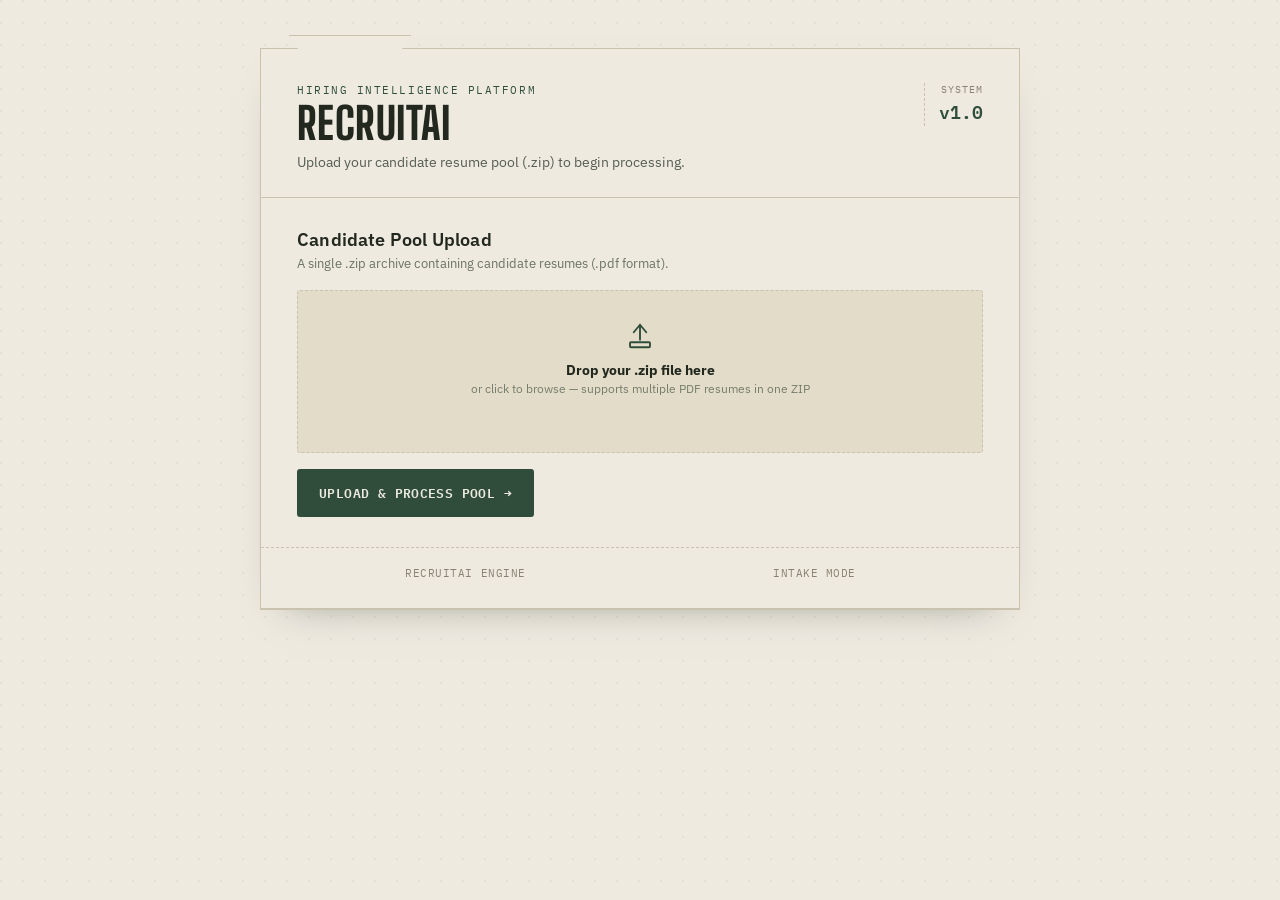
<file: templates/index.html>
<!DOCTYPE html>
<html lang="en">
<head>
<meta charset="UTF-8">
<meta name="viewport" content="width=device-width, initial-scale=1.0">
<title>RecruitAI — Candidate Pool Intake</title>
<link rel="preconnect" href="https://fonts.googleapis.com">
<link rel="preconnect" href="https://fonts.gstatic.com" crossorigin>
<link href="https://fonts.googleapis.com/css2?family=Big+Shoulders+Display:wght@600;800&family=IBM+Plex+Mono:wght@400;500;600&family=IBM+Plex+Sans:wght@400;500;600&display=swap" rel="stylesheet">
<link rel="stylesheet" href="/static/style.css">
</head>
<body>

<main class="folder">

  <header class="folder__header">
    <div class="folder__heading">
      <p class="eyebrow">Hiring Intelligence Platform</p>
      <h1>RecruitAI</h1>
      <p class="folder__sub">Upload your candidate resume pool (.zip) to begin processing.</p>
    </div>

    <div class="case-tab">
      <span class="case-tab__label">System</span>
      <span class="case-tab__value">v1.0</span>
    </div>
  </header>

  <section class="exhibit" aria-labelledby="exhibitA">
    <div class="exhibit__head">
      <div>
        <h2 id="exhibitA">Candidate Pool Upload</h2>
        <p class="exhibit__hint">A single .zip archive containing candidate resumes (.pdf format).</p>
      </div>
    </div>

    <form action="/upload-zip" method="post" enctype="multipart/form-data" class="dropform" id="upload-form">
      <label for="zip_file" class="dropzone" id="dropzone">
        <svg class="dropzone__icon" viewBox="0 0 48 48" aria-hidden="true">
          <path d="M24 6 L24 30 M14 18 L24 6 L34 18" fill="none" stroke="currentColor" stroke-width="3" stroke-linecap="round" stroke-linejoin="round"/>
          <rect x="8" y="34" width="32" height="8" rx="1.5" fill="none" stroke="currentColor" stroke-width="3"/>
        </svg>
        <span class="dropzone__text">
          <strong>Drop your .zip file here</strong>
          <span>or click to browse — supports multiple PDF resumes in one ZIP</span>
        </span>
        <span class="dropzone__filename" id="filename"></span>
      </label>
      <input
        type="file"
        name="zip_file"
        id="zip_file"
        accept=".zip"
        required
        class="visually-hidden-input"
      >
      <button type="submit" class="btn btn--pine" id="submit-btn">Upload &amp; Process Pool &rarr;</button>
    </form>
  </section>

  <!-- Submit Overlay -->
  <div class="submit-overlay" id="loading-overlay" style="display: none;">
    <div class="spinner"></div>
    <span>Extracting Resumes &amp; Building AI Index...</span>
  </div>

  <footer class="folder__footer">
    <span>RecruitAI Engine</span>
    <span>Intake Mode</span>
  </footer>

</main>

<script>
  const input = document.getElementById('zip_file');
  const filenameEl = document.getElementById('filename');
  const dropzone = document.getElementById('dropzone');
  const uploadForm = document.getElementById('upload-form');
  const loadingOverlay = document.getElementById('loading-overlay');

  input.addEventListener('change', () => {
    if (input.files && input.files.length > 0) {
      filenameEl.textContent = input.files[0].name;
      dropzone.classList.add('dropzone--filled');
    }
  });

  ['dragenter', 'dragover'].forEach(evt =>
    dropzone.addEventListener(evt, (e) => {
      e.preventDefault();
      dropzone.classList.add('dropzone--drag');
    })
  );

  ['dragleave', 'drop'].forEach(evt =>
    dropzone.addEventListener(evt, (e) => {
      e.preventDefault();
      dropzone.classList.remove('dropzone--drag');
    })
  );

  dropzone.addEventListener('drop', (e) => {
    if (e.dataTransfer.files && e.dataTransfer.files.length > 0) {
      input.files = e.dataTransfer.files;
      filenameEl.textContent = e.dataTransfer.files[0].name;
      dropzone.classList.add('dropzone--filled');
    }
  });

  uploadForm.addEventListener('submit', () => {
    loadingOverlay.style.display = 'flex';
  });
</script>

</body>
</html>
</file>
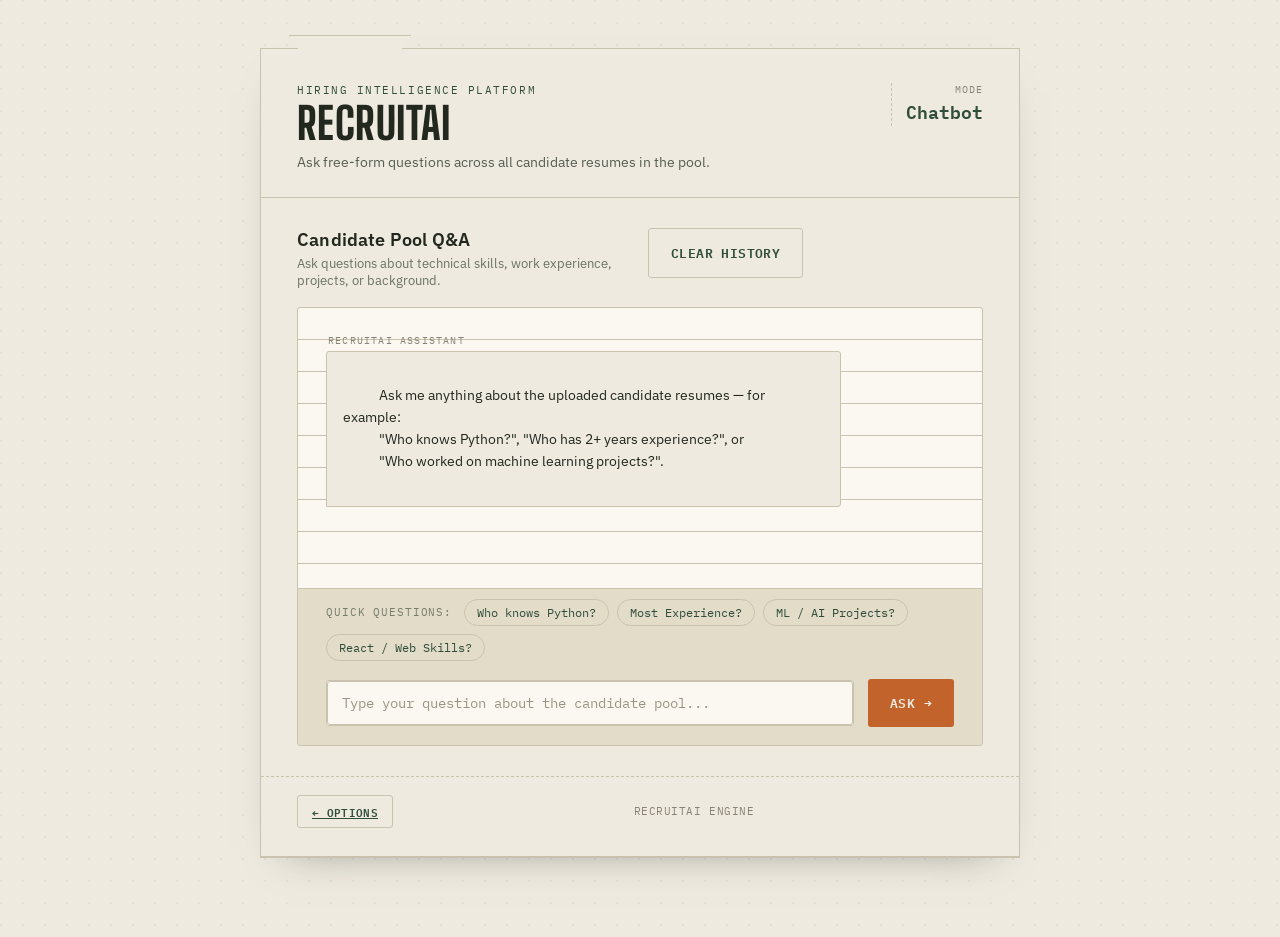
<file: templates/chat.html>
<!DOCTYPE html>
<html lang="en">
<head>
<meta charset="UTF-8">
<meta name="viewport" content="width=device-width, initial-scale=1.0">
<title>RecruitAI — Candidate Chatbot</title>
<link rel="preconnect" href="https://fonts.googleapis.com">
<link rel="preconnect" href="https://fonts.gstatic.com" crossorigin>
<link href="https://fonts.googleapis.com/css2?family=Big+Shoulders+Display:wght@600;800&family=IBM+Plex+Mono:wght@400;500;600&family=IBM+Plex+Sans:wght@400;500;600&display=swap" rel="stylesheet">
<link rel="stylesheet" href="/static/style.css">
<link rel="stylesheet" href="/static/chat.css">
</head>
<body>

<main class="folder folder--chat">

  <header class="folder__header">
    <div class="folder__heading">
      <p class="eyebrow">Hiring Intelligence Platform</p>
      <h1>RecruitAI</h1>
      <p class="folder__sub">Ask free-form questions across all candidate resumes in the pool.</p>
    </div>

    <div class="case-tab">
      <span class="case-tab__label">Mode</span>
      <span class="case-tab__value">Chatbot</span>
    </div>
  </header>

  <section class="exhibit exhibit--chat" aria-labelledby="exhibitC">
    <div class="exhibit__head">
      <div>
        <h2 id="exhibitC">Candidate Pool Q&amp;A</h2>
        <p class="exhibit__hint">Ask questions about technical skills, work experience, projects, or background.</p>
      </div>
      <div style="display: flex; gap: 8px;">
        <button type="button" id="reset-btn" class="btn btn--ghost">Clear History</button>
      </div>
    </div>

    <div class="interview-room">
      <div class="transcript" id="chat-window">
        <div class="entry entry--bot">
          <span class="entry__tag">RECRUITAI ASSISTANT</span>
          <div class="entry__bubble">
            Ask me anything about the uploaded candidate resumes — for example:
            "Who knows Python?", "Who has 2+ years experience?", or
            "Who worked on machine learning projects?".
          </div>
        </div>
      </div>

      <!-- Quick Suggestion Chips without Emojis -->
      <div class="chat-suggestions">
        <span class="chat-suggestions__label">Quick Questions:</span>
        <span class="chip chat-chip" data-q="Who knows Python?">Who knows Python?</span>
        <span class="chip chat-chip" data-q="Which candidate has the most experience?">Most Experience?</span>
        <span class="chip chat-chip" data-q="Who worked on Machine Learning or AI projects?">ML / AI Projects?</span>
        <span class="chip chat-chip" data-q="Who has React or Web development skills?">React / Web Skills?</span>
      </div>

      <form id="chat-form" class="interrogate-form">
        <div class="notepad notepad--chat">
          <input
            type="text"
            id="question-input"
            name="question"
            placeholder="Type your question about the candidate pool..."
            autocomplete="off"
            required
          />
        </div>
        <button type="submit" class="btn btn--rust" id="send-btn">Ask &rarr;</button>
      </form>
    </div>
  </section>

  <footer class="folder__footer">
    <a href="/upload-zip" class="btn btn--outline" style="padding: 6px 14px; font-size: 11px;">&larr; Options</a>
    <span>RecruitAI Engine</span>
  </footer>

</main>

<script src="/static/chat.js"></script>
</body>
</html>
</file>
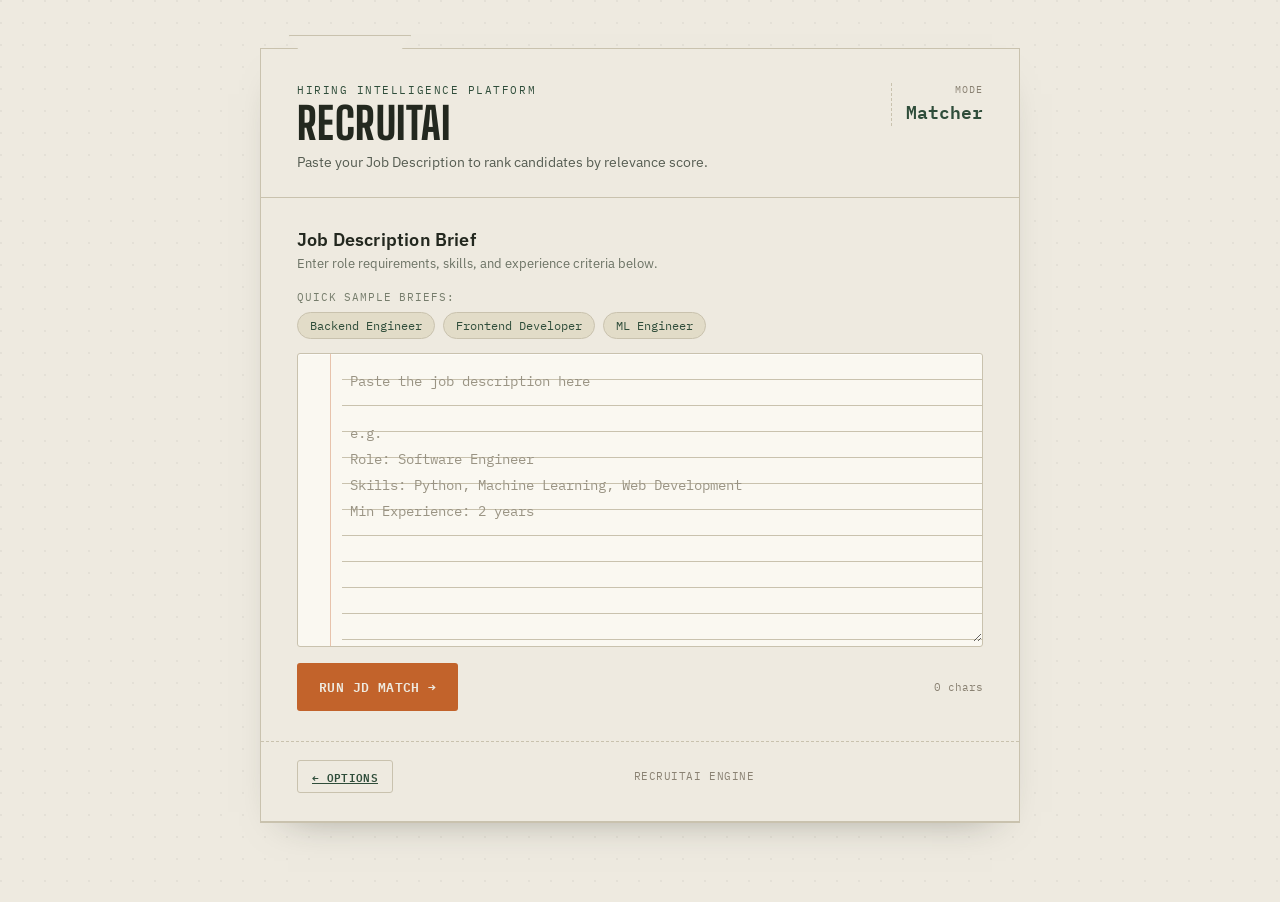
<file: templates/jd_match.html>
<!DOCTYPE html>
<html lang="en">
<head>
<meta charset="UTF-8">
<meta name="viewport" content="width=device-width, initial-scale=1.0">
<title>RecruitAI — JD Match</title>
<link rel="preconnect" href="https://fonts.googleapis.com">
<link rel="preconnect" href="https://fonts.gstatic.com" crossorigin>
<link href="https://fonts.googleapis.com/css2?family=Big+Shoulders+Display:wght@600;800&family=IBM+Plex+Mono:wght@400;500;600&family=IBM+Plex+Sans:wght@400;500;600&display=swap" rel="stylesheet">
<link rel="stylesheet" href="/static/style.css">
</head>
<body>

<main class="folder">

  <header class="folder__header">
    <div class="folder__heading">
      <p class="eyebrow">Hiring Intelligence Platform</p>
      <h1>RecruitAI</h1>
      <p class="folder__sub">Paste your Job Description to rank candidates by relevance score.</p>
    </div>

    <div class="case-tab">
      <span class="case-tab__label">Mode</span>
      <span class="case-tab__value">Matcher</span>
    </div>
  </header>

  <section class="exhibit" aria-labelledby="exhibitB">
    <div class="exhibit__head">
      <div>
        <h2 id="exhibitB">Job Description Brief</h2>
        <p class="exhibit__hint">Enter role requirements, skills, and experience criteria below.</p>
      </div>
    </div>

    <!-- Quick Sample Prompt Chips without Emojis -->
    <span class="chips-label">Quick Sample Briefs:</span>
    <div class="chip-group">
      <span class="chip" data-jd="Role: Backend Engineer&#10;Must-haves: Python, FastAPI, REST API, PostgreSQL&#10;Experience: 2+ years in web services, Docker, AWS">Backend Engineer</span>
      <span class="chip" data-jd="Role: Frontend Developer&#10;Must-haves: React, TypeScript, HTML/CSS, UI/UX&#10;Experience: Responsive web app design, Redux/State Management">Frontend Developer</span>
      <span class="chip" data-jd="Role: Data Scientist / ML Engineer&#10;Must-haves: Python, Machine Learning, TensorFlow/PyTorch, NLP&#10;Experience: Model evaluation, Pandas, Computer Vision">ML Engineer</span>
    </div>

    <form action="/match-ui" method="post" class="matchform" id="jd-form">
      <div class="notepad">
        <textarea
          name="jd"
          id="jd"
          rows="10"
          placeholder="Paste the job description here&#10;&#10;e.g.&#10;Role: Software Engineer&#10;Skills: Python, Machine Learning, Web Development&#10;Min Experience: 2 years"
          required
        ></textarea>
      </div>
      <div style="display: flex; justify-content: space-between; align-items: center; gap: 12px; flex-wrap: wrap;">
        <button type="submit" class="btn btn--rust">Run JD Match &rarr;</button>
        <span id="char-count" style="font-family: 'IBM Plex Mono', monospace; font-size: 11px; color: #8a8273;">0 chars</span>
      </div>
    </form>
  </section>

  <!-- Submit Overlay -->
  <div class="submit-overlay" id="loading-overlay" style="display: none;">
    <div class="spinner"></div>
    <span>Scoring Candidates against Job Description...</span>
  </div>

  <footer class="folder__footer">
    <a href="/upload-zip" class="btn btn--outline" style="padding: 6px 14px; font-size: 11px;">&larr; Options</a>
    <span>RecruitAI Engine</span>
  </footer>

</main>

<script>
  const jdTextarea = document.getElementById('jd');
  const charCount = document.getElementById('char-count');
  const chips = document.querySelectorAll('.chip');
  const jdForm = document.getElementById('jd-form');
  const loadingOverlay = document.getElementById('loading-overlay');

  jdTextarea.addEventListener('input', () => {
    charCount.textContent = `${jdTextarea.value.length} chars`;
  });

  chips.forEach(chip => {
    chip.addEventListener('click', () => {
      jdTextarea.value = chip.getAttribute('data-jd');
      charCount.textContent = `${jdTextarea.value.length} chars`;
      jdTextarea.focus();
    });
  });

  jdForm.addEventListener('submit', () => {
    loadingOverlay.style.display = 'flex';
  });
</script>

</body>
</html>
</file>
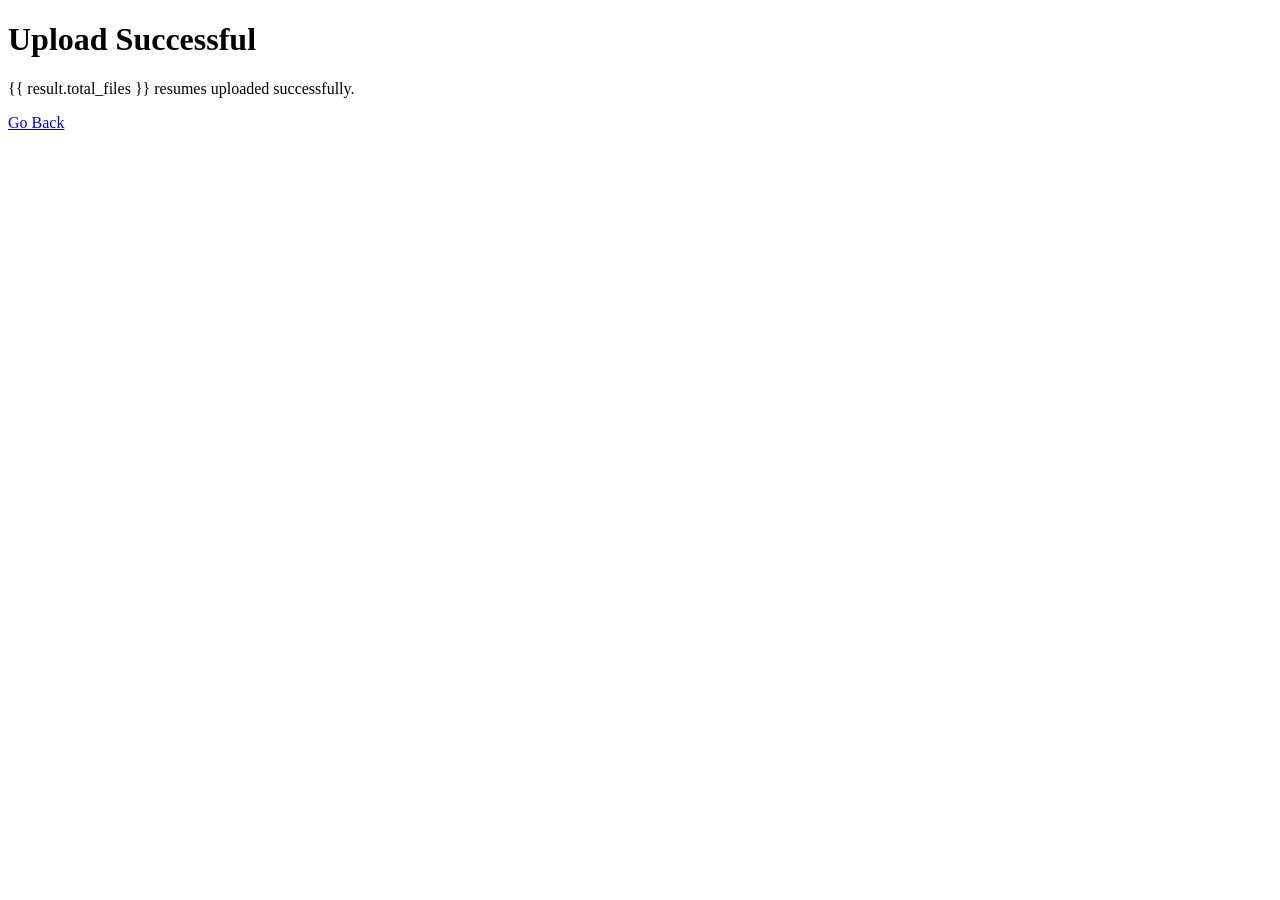
<file: templates/upload_success.html>
<!DOCTYPE html>
<html>
<head>
    <title>Upload Successful</title>
</head>
<body>

<h1>Upload Successful</h1>

<p>
{{ result.total_files }} resumes uploaded successfully.
</p>

<a href="/">
Go Back
</a>

</body>
</html>
</file>
<file: static/style.css>
/* ============================================================
   AI Resume Matcher — "Case File" system
   Palette:
     --paper       #EEEAE0  base stock
     --paper-dark  #E2DCC8  inset / card stock
     --ink         #23281F  primary text, near-black green ink
     --pine        #2F4D3A  primary accent (folder tab, upload)
     --rust        #C2632B  secondary accent (stamp, match CTA)
     --line        #C9C2AE  hairline rules
   Type:
     Display — Big Shoulders Display (stenciled, stamped feel)
     Body    — IBM Plex Sans
     Data    — IBM Plex Mono (filenames, counters, JD body)
   ============================================================ */

:root{
  --paper: #EEEAE0;
  --paper-dark: #E2DCC8;
  --ink: #23281F;
  --pine: #2F4D3A;
  --pine-dark: #213b2c;
  --rust: #C2632B;
  --rust-dark: #a14f22;
  --line: #C9C2AE;
  --radius: 3px;
}

*{ box-sizing: border-box; }

body{
  margin: 0;
  padding: 48px 20px 80px;
  background: var(--paper);
  background-image:
    radial-gradient(circle at 1px 1px, rgba(35,40,31,0.05) 1px, transparent 0);
  background-size: 22px 22px;
  color: var(--ink);
  font-family: 'IBM Plex Sans', Arial, sans-serif;
  display: flex;
  justify-content: center;
}

.visually-hidden-input{
  position: absolute;
  width: 1px; height: 1px;
  opacity: 0; overflow: hidden;
}

/* ---------- Folder shell ---------- */

.folder{
  width: 100%;
  max-width: 760px;
  background: var(--paper);
  border: 1px solid var(--line);
  box-shadow: 0 1px 0 var(--line), 0 18px 40px -28px rgba(35,40,31,0.5);
  position: relative;
}

.folder::before{
  /* die-cut tab notch at top-left, evokes a manila folder edge */
  content: "";
  position: absolute;
  top: -14px;
  left: 28px;
  width: 120px;
  height: 14px;
  background: var(--paper);
  border: 1px solid var(--line);
  border-bottom: none;
  clip-path: polygon(8% 100%, 0 0, 100% 0, 92% 100%);
}

.folder__header{
  display: flex;
  justify-content: space-between;
  align-items: center;
  gap: 18px;
  padding: 34px 36px 26px;
  border-bottom: 1px solid var(--line);
}

.eyebrow{
  margin: 0 0 6px;
  font-family: 'IBM Plex Mono', monospace;
  font-size: 11px;
  letter-spacing: 0.14em;
  text-transform: uppercase;
  color: var(--pine);
}

.folder__heading h1{
  margin: 0;
  font-family: 'Big Shoulders Display', sans-serif;
  font-weight: 800;
  font-size: 44px;
  line-height: 0.95;
  letter-spacing: 0.01em;
  text-transform: uppercase;
  color: var(--ink);
}

.folder__sub{
  margin: 8px 0 0;
  font-size: 14px;
  color: #565d52;
}

.case-tab{
  align-self: start;
  text-align: right;
  font-family: 'IBM Plex Mono', monospace;
  border-left: 1px dashed var(--line);
  padding-left: 14px;
  white-space: nowrap;
}

.case-tab__label{
  display: block;
  font-size: 10px;
  letter-spacing: 0.1em;
  text-transform: uppercase;
  color: #8a8273;
}

.case-tab__value{
  display: block;
  font-size: 18px;
  font-weight: 600;
  color: var(--pine);
}

/* ---------- Stamp signature ---------- */

.stamp{
  width: 88px;
  height: 88px;
  transform: rotate(-9deg);
  flex-shrink: 0;
}

.stamp__svg{ width: 100%; height: 100%; }

.stamp__ring{
  fill: none;
  stroke: var(--rust);
}
.stamp__ring--outer{ stroke-width: 2.5; }
.stamp__ring--inner{ stroke-width: 1; opacity: 0.6; }

.stamp__text{
  font-family: 'IBM Plex Mono', monospace;
  font-size: 10.5px;
  letter-spacing: 0.05em;
  fill: var(--rust);
  text-transform: uppercase;
}

.stamp__pct{
  font-family: 'Big Shoulders Display', sans-serif;
  font-weight: 800;
  font-size: 34px;
  fill: var(--rust);
}

/* ---------- Exhibit sections ---------- */

.exhibit{
  padding: 30px 36px;
}

.exhibit__head{
  display: flex;
  gap: 16px;
  align-items: baseline;
  margin-bottom: 18px;
}

.exhibit__index{
  font-family: 'Big Shoulders Display', sans-serif;
  font-weight: 800;
  font-size: 30px;
  color: var(--line);
  line-height: 1;
}

.exhibit h2{
  margin: 0 0 4px;
  font-size: 18px;
  font-weight: 600;
  letter-spacing: 0.01em;
}

.exhibit__hint{
  margin: 0;
  font-size: 13px;
  color: #6b7264;
}

/* ---------- Dropzone (upload) ---------- */

.dropform{
  display: flex;
  flex-direction: column;
  gap: 16px;
}

.dropzone{
  display: flex;
  flex-direction: column;
  align-items: center;
  gap: 10px;
  text-align: center;
  padding: 30px 20px;
  border: 1.5px dashed var(--line);
  border-radius: var(--radius);
  background: var(--paper-dark);
  color: var(--pine);
  cursor: pointer;
  transition: border-color 0.15s ease, background 0.15s ease;
}

.dropzone:hover{
  border-color: var(--pine);
}

.dropzone--drag{
  border-color: var(--pine);
  background: #dfe7df;
}

.dropzone--filled{
  border-style: solid;
  border-color: var(--pine);
}

.dropzone__icon{
  width: 30px;
  height: 30px;
  color: var(--pine);
}

.dropzone__text{
  display: flex;
  flex-direction: column;
  gap: 2px;
}

.dropzone__text strong{
  font-size: 14px;
  color: var(--ink);
}

.dropzone__text span{
  font-size: 12px;
  color: #767d6c;
}

.dropzone__filename{
  font-family: 'IBM Plex Mono', monospace;
  font-size: 12.5px;
  color: var(--rust);
  min-height: 16px;
}

/* ---------- Notepad (JD textarea) ---------- */

.matchform{
  display: flex;
  flex-direction: column;
  gap: 16px;
}

.notepad{
  position: relative;
  border: 1px solid var(--line);
  background: #FAF8F1;
  border-radius: var(--radius);
  padding-left: 44px;
  box-shadow: inset 0 1px 0 rgba(255,255,255,0.6);
}

.notepad::before{
  /* red margin rule, legal-pad style */
  content: "";
  position: absolute;
  top: 0;
  bottom: 0;
  left: 32px;
  width: 1px;
  background: rgba(194, 99, 43, 0.35);
}

#jd{
  width: 100%;
  border: none;
  background: transparent;
  resize: vertical;
  font-family: 'IBM Plex Mono', monospace;
  font-size: 13.5px;
  line-height: 26px;
  color: var(--ink);
  padding: 14px 16px 14px 8px;
  background-image: repeating-linear-gradient(
    to bottom,
    transparent 0,
    transparent 25px,
    var(--line) 25px,
    var(--line) 26px
  );
}

#jd:focus,
.dropzone:focus-within{
  outline: none;
  box-shadow: 0 0 0 3px rgba(47, 77, 58, 0.25);
}

#jd::placeholder{
  color: #9a9484;
}

/* ---------- Buttons ---------- */

.btn{
  align-self: flex-start;
  font-family: 'IBM Plex Mono', monospace;
  font-size: 13px;
  font-weight: 600;
  letter-spacing: 0.03em;
  text-transform: uppercase;
  color: var(--paper);
  border: none;
  border-radius: var(--radius);
  padding: 13px 22px;
  cursor: pointer;
  transition: transform 0.1s ease, background 0.15s ease;
}

.btn:active{ transform: translateY(1px); }

.btn:focus-visible{
  outline: 3px solid var(--ink);
  outline-offset: 2px;
}

.btn--pine{ background: var(--pine); }
.btn--pine:hover{ background: var(--pine-dark); }

.btn--rust{ background: var(--rust); }
.btn--rust:hover{ background: var(--rust-dark); }

/* ---------- Divider between exhibits ---------- */

.divider{
  display: flex;
  align-items: center;
  gap: 10px;
  padding: 0 36px;
}

.divider span:not(.divider__mark){
  flex: 1;
  height: 1px;
  background: var(--line);
}

.divider__mark{
  font-family: 'IBM Plex Mono', monospace;
  font-size: 12px;
  color: var(--pine);
  width: 22px;
  height: 22px;
  border: 1px solid var(--line);
  border-radius: 50%;
  display: flex;
  align-items: center;
  justify-content: center;
}

/* ---------- Footer ---------- */

.folder__footer{
  padding: 18px 36px 28px;
  font-family: 'IBM Plex Mono', monospace;
  font-size: 11px;
  letter-spacing: 0.05em;
  text-transform: uppercase;
  color: #8a8273;
  text-align: center;
  display: flex;
  justify-content: space-between;
  align-items: center;
  gap: 12px;
  border-top: 1px dashed var(--line);
}

.folder__footer span{ flex: 1; text-align: center; }

/* ---------- Quick Prompt Chips ---------- */

.chips-label{
  font-family: 'IBM Plex Mono', monospace;
  font-size: 11px;
  text-transform: uppercase;
  letter-spacing: 0.08em;
  color: #767d6c;
  margin-bottom: 8px;
  display: block;
}

.chip-group{
  display: flex;
  flex-wrap: wrap;
  gap: 8px;
  margin-bottom: 14px;
}

.chip{
  font-family: 'IBM Plex Mono', monospace;
  font-size: 11.5px;
  background: var(--paper-dark);
  color: var(--pine);
  border: 1px solid var(--line);
  border-radius: 14px;
  padding: 5px 12px;
  cursor: pointer;
  transition: all 0.15s ease;
  user-select: none;
}

.chip:hover{
  background: var(--pine);
  color: var(--paper);
  border-color: var(--pine);
  transform: translateY(-1px);
}

.chip:active{
  transform: translateY(0);
}

/* ---------- Results Component Styling ---------- */

.results-summary{
  background: var(--paper-dark);
  border: 1px solid var(--line);
  border-radius: var(--radius);
  padding: 16px 20px;
  margin-bottom: 24px;
}

.results-summary__title{
  font-family: 'IBM Plex Mono', monospace;
  font-size: 11px;
  text-transform: uppercase;
  letter-spacing: 0.1em;
  color: var(--rust);
  margin: 0 0 6px;
}

.results-summary__query{
  font-family: 'IBM Plex Mono', monospace;
  font-size: 13px;
  color: var(--ink);
  margin: 0;
  white-space: pre-wrap;
  word-break: break-word;
  opacity: 0.9;
}

.results-list{
  display: flex;
  flex-direction: column;
  gap: 14px;
}

.result-card{
  display: flex;
  flex-direction: column;
  background: #FAF8F1;
  border: 1px solid var(--line);
  border-radius: var(--radius);
  padding: 18px 22px;
  transition: transform 0.15s ease, border-color 0.15s ease, box-shadow 0.15s ease;
}

.result-card--expandable{
  gap: 12px;
}

.result-card__main{
  display: flex;
  align-items: center;
  justify-content: space-between;
  gap: 16px;
  width: 100%;
}

.result-card:hover{
  border-color: var(--pine);
  box-shadow: 0 4px 12px -6px rgba(35,40,31,0.25);
}

.result-card__info{
  display: flex;
  align-items: center;
  gap: 16px;
  flex: 1;
  min-width: 0;
}

.result-card__rank{
  font-family: 'Big Shoulders Display', sans-serif;
  font-weight: 800;
  font-size: 28px;
  color: var(--line);
  width: 32px;
  text-align: center;
  flex-shrink: 0;
}

.result-card:nth-child(1) .result-card__rank{ color: var(--rust); }
.result-card:nth-child(2) .result-card__rank{ color: var(--pine); }

.result-card__details{
  flex: 1;
  min-width: 0;
}

.result-card__name{
  font-family: 'IBM Plex Mono', monospace;
  font-size: 14px;
  font-weight: 600;
  color: var(--ink);
  margin: 0 0 6px;
  display: flex;
  align-items: center;
  gap: 8px;
  flex-wrap: wrap;
}

.meta-tag{
  font-size: 10px;
  font-weight: normal;
  background: var(--paper-dark);
  color: var(--pine);
  border: 1px solid var(--line);
  padding: 2px 7px;
  border-radius: 10px;
}

.subscore-row{
  display: flex;
  flex-wrap: wrap;
  gap: 6px;
  margin-top: 8px;
}

.subscore-pill{
  font-family: 'IBM Plex Mono', monospace;
  font-size: 10px;
  color: #6b7264;
  background: var(--paper-dark);
  padding: 2px 6px;
  border-radius: 3px;
}

.btn-toggle-details{
  background: transparent;
  border: none;
  font-family: 'IBM Plex Mono', monospace;
  font-size: 11px;
  text-transform: uppercase;
  letter-spacing: 0.05em;
  color: var(--pine);
  cursor: pointer;
  padding: 6px 0 0;
  text-align: left;
  border-top: 1px dashed var(--line);
  margin-top: 4px;
}

.btn-toggle-details:hover{
  color: var(--pine-dark);
  text-decoration: underline;
}

.result-card__breakdown{
  padding-top: 10px;
}

.explanation-box{
  background: var(--paper-dark);
  border-left: 3px solid var(--pine);
  padding: 10px 14px;
  margin-bottom: 12px;
  font-size: 12.5px;
  color: var(--ink);
  line-height: 1.45;
}

.explanation-box strong{
  display: block;
  font-family: 'IBM Plex Mono', monospace;
  font-size: 10.5px;
  text-transform: uppercase;
  color: var(--pine);
  margin-bottom: 3px;
}

.explanation-box p{
  margin: 0;
}

.details-grid{
  display: grid;
  grid-template-columns: 1fr 1fr;
  gap: 14px;
}

.detail-block__title{
  font-family: 'IBM Plex Mono', monospace;
  font-size: 11px;
  font-weight: 600;
  text-transform: uppercase;
  letter-spacing: 0.05em;
  display: block;
  margin-bottom: 6px;
  color: var(--ink);
}

.tag-cloud{
  display: flex;
  flex-wrap: wrap;
  gap: 5px;
}

.tag{
  font-family: 'IBM Plex Mono', monospace;
  font-size: 10.5px;
  padding: 3px 8px;
  border-radius: 3px;
  border: 1px solid transparent;
}

.tag--matched{
  background: rgba(47, 77, 58, 0.12);
  color: var(--pine);
  border-color: rgba(47, 77, 58, 0.3);
}

.tag--missing{
  background: rgba(194, 99, 43, 0.12);
  color: var(--rust);
  border-color: rgba(194, 99, 43, 0.3);
}

.insight-list{
  margin: 0;
  padding-left: 18px;
  font-size: 12px;
  color: #4a5045;
  line-height: 1.45;
}

.insight-list li{
  margin-bottom: 4px;
}

.none-text{
  font-size: 11px;
  color: #8a8273;
  font-style: italic;
}

.score-bar{
  height: 6px;
  background: var(--paper-dark);
  border-radius: 3px;
  overflow: hidden;
  width: 100%;
  max-width: 240px;
}

.score-bar__fill{
  height: 100%;
  background: var(--pine);
  border-radius: 3px;
  transition: width 0.4s ease;
}

.score-bar__fill--high{ background: var(--pine); }
.score-bar__fill--mid{ background: var(--rust); }

.score-badge{
  font-family: 'Big Shoulders Display', sans-serif;
  font-weight: 800;
  font-size: 24px;
  padding: 6px 14px;
  border-radius: var(--radius);
  background: var(--paper-dark);
  color: var(--pine);
  border: 1px solid var(--line);
  white-space: nowrap;
  flex-shrink: 0;
}

.score-badge--high{
  background: rgba(47, 77, 58, 0.12);
  color: var(--pine);
  border-color: var(--pine);
}

.score-badge--mid{
  background: rgba(194, 99, 43, 0.12);
  color: var(--rust);
  border-color: var(--rust);
}

/* ---------- Button Variants ---------- */

.btn--outline{
  background: transparent;
  color: var(--pine);
  border: 1px solid var(--line);
}

.btn--outline:hover{
  background: var(--paper-dark);
  border-color: var(--pine);
}

.action-row{
  display: flex;
  gap: 12px;
  margin-top: 24px;
  flex-wrap: wrap;
}

/* ---------- Loading Overlay ---------- */

.submit-overlay{
  position: absolute;
  inset: 0;
  background: rgba(238, 234, 224, 0.85);
  backdrop-filter: blur(2px);
  display: flex;
  flex-direction: column;
  align-items: center;
  justify-content: center;
  gap: 14px;
  z-index: 10;
  font-family: 'IBM Plex Mono', monospace;
  font-size: 13px;
  color: var(--pine);
  text-transform: uppercase;
  letter-spacing: 0.08em;
}

.spinner{
  width: 28px;
  height: 28px;
  border: 3px solid var(--line);
  border-top-color: var(--pine);
  border-radius: 50%;
  animation: spin 0.8s linear infinite;
}

@keyframes spin{
  to{ transform: rotate(360deg); }
}

/* ---------- Responsive ---------- */

@media (max-width: 600px){
  body{ padding: 28px 12px 60px; }

  .folder__header{
    flex-direction: column;
    align-items: flex-start;
    gap: 12px;
    padding: 24px 20px 20px;
  }
  .case-tab{
    text-align: left;
    border-left: none;
    border-top: 1px dashed var(--line);
    padding: 10px 0 0;
    margin-top: 6px;
    width: 100%;
  }

  .folder__heading h1{ font-size: 32px; }

  .exhibit{ padding: 24px 20px; }
  .divider{ padding: 0 20px; }
  .folder__footer{ padding: 16px 20px 24px; flex-direction: column; }
  
  .result-card{ flex-direction: column; align-items: flex-start; gap: 10px; }
  .score-badge{ align-self: flex-start; }
  .score-bar{ max-width: 100%; }
  .details-grid{ grid-template-columns: 1fr; }
}

@media (prefers-reduced-motion: reduce){
  .btn, .result-card, .chip{ transition: none; }
  .spinner{ animation: none; }
}
</file>
<file: static/chat.css>
/* ============================================================
   AI Resume Matcher — Chat ("The Interview")
   Extends style.css — relies on the same --paper / --ink / --pine /
   --rust / --line variables already defined there. Loaded AFTER
   style.css, so this file only adds what's new for the chat view.
   ============================================================ */

.folder--chat{
  display: flex;
  flex-direction: column;
}

.exhibit--chat{
  display: flex;
  flex-direction: column;
  flex: 1;
}

.exhibit--chat .exhibit__head{
  align-items: flex-start;
  justify-content: space-between;
}

.exhibit--chat .exhibit__head > div{
  flex: 1;
}

/* ---------- Ghost button (Reopen Case / reset) ---------- */

.btn--ghost{
  background: transparent;
  color: var(--pine);
  border: 1px solid var(--line);
  align-self: flex-start;
}

.btn--ghost:hover{
  background: var(--paper-dark);
  border-color: var(--pine);
}

/* ---------- Interview room shell ---------- */

.interview-room{
  display: flex;
  flex-direction: column;
  border: 1px solid var(--line);
  background: #FAF8F1;
  border-radius: var(--radius);
  overflow: hidden;
}

/* ---------- Transcript (message list) ---------- */

.transcript{
  display: flex;
  flex-direction: column;
  gap: 18px;
  padding: 26px 28px;
  max-height: 480px;
  min-height: 280px;
  overflow-y: auto;
  background-image: repeating-linear-gradient(
    to bottom,
    transparent 0,
    transparent 31px,
    var(--line) 31px,
    var(--line) 32px
  );
}

.entry{
  display: flex;
  flex-direction: column;
  gap: 4px;
  max-width: 82%;
}

.entry--user{
  align-self: flex-end;
  align-items: flex-end;
}

.entry--bot{
  align-self: flex-start;
  align-items: flex-start;
}

.entry__tag{
  font-family: 'IBM Plex Mono', monospace;
  font-size: 10px;
  letter-spacing: 0.12em;
  text-transform: uppercase;
  color: #8a8273;
  padding: 0 2px;
}

.entry--user .entry__tag{
  color: var(--rust);
}

.entry__bubble{
  font-size: 14px;
  line-height: 1.55;
  padding: 12px 16px;
  border-radius: var(--radius);
  white-space: pre-wrap;
}

.entry--bot .entry__bubble{
  background: var(--paper);
  border: 1px solid var(--line);
  color: var(--ink);
  border-bottom-left-radius: 0;
}

.entry--user .entry__bubble{
  background: var(--pine);
  color: var(--paper);
  border-bottom-right-radius: 0;
}

.entry__bubble.is-loading{
  font-style: italic;
  color: #8a8273;
  display: flex;
  align-items: center;
  gap: 8px;
}

/* Typing Dots Animation */
.typing-dots{
  display: inline-flex;
  align-items: center;
  gap: 4px;
}

.typing-dots span{
  width: 6px;
  height: 6px;
  background: var(--pine);
  border-radius: 50%;
  animation: typingBounce 1.2s infinite ease-in-out;
}

.typing-dots span:nth-child(2){ animation-delay: 0.2s; }
.typing-dots span:nth-child(3){ animation-delay: 0.4s; }

@keyframes typingBounce {
  0%, 80%, 100% { transform: translateY(0); opacity: 0.4; }
  40% { transform: translateY(-4px); opacity: 1; }
}

.entry--bot .entry__bubble.is-error{
  background: #f3e3da;
  border-color: var(--rust);
  color: var(--rust-dark);
}

/* ---------- Chat Suggestions Row ---------- */

.chat-suggestions{
  padding: 10px 28px 4px;
  background: var(--paper-dark);
  border-top: 1px solid var(--line);
  display: flex;
  flex-wrap: wrap;
  gap: 8px;
  align-items: center;
}

.chat-suggestions__label{
  font-family: 'IBM Plex Mono', monospace;
  font-size: 11px;
  text-transform: uppercase;
  letter-spacing: 0.08em;
  color: #767d6c;
  margin-right: 4px;
}

/* ---------- Question input row ---------- */

.interrogate-form{
  display: flex;
  gap: 14px;
  align-items: center;
  padding: 14px 28px 18px;
  background: var(--paper-dark);
}

.notepad--chat{
  flex: 1;
  padding-left: 0;
  background: #FAF8F1;
}

.notepad--chat::before{
  display: none;
}

#question-input{
  width: 100%;
  border: 1px solid var(--line);
  background: #FAF8F1;
  border-radius: var(--radius);
  font-family: 'IBM Plex Mono', monospace;
  font-size: 13.5px;
  color: var(--ink);
  padding: 12px 14px;
}

#question-input::placeholder{
  color: #9a9484;
}

#question-input:focus{
  outline: none;
  box-shadow: 0 0 0 3px rgba(47, 77, 58, 0.25);
  border-color: var(--pine);
}

#send-btn:disabled{
  background: #b9ad97;
  cursor: not-allowed;
}

/* ---------- Responsive ---------- */

@media (max-width: 600px){
  .exhibit--chat .exhibit__head{
    flex-direction: column;
    gap: 12px;
  }

  .btn--ghost{
    align-self: stretch;
    text-align: center;
  }

  .transcript{
    max-height: 60vh;
    padding: 20px 18px;
  }

  .entry{ max-width: 92%; }

  .chat-suggestions{ padding: 10px 18px 4px; }

  .interrogate-form{
    flex-direction: column;
    align-items: stretch;
    padding: 12px 18px 16px;
  }

  #send-btn{
    align-self: stretch;
    text-align: center;
  }
}
</file>
